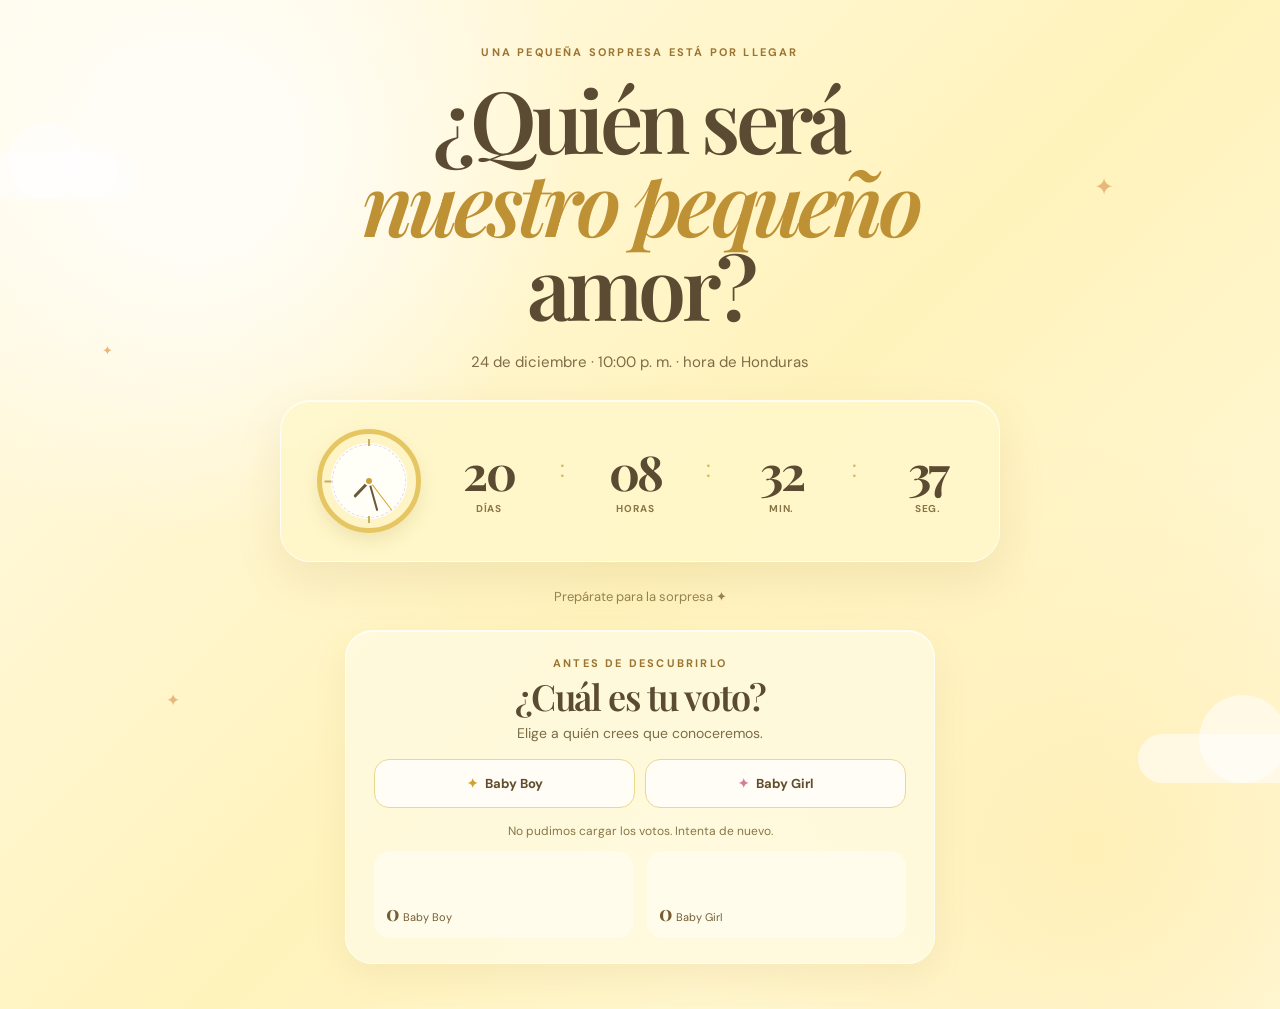
<file: index.html>
<!doctype html>
<html lang="es">
  <head>
    <meta charset="UTF-8" />
    <meta name="viewport" content="width=device-width, initial-scale=1.0" />
    <meta name="theme-color" content="#fff9f4" />
    <meta name="description" content="Una dulce sorpresa está por llegar." />
    <title>Una dulce sorpresa</title>
    <link rel="stylesheet" href="assets/styles.css?v=mobile-counter-v1" />
  </head>
  <body>
    <canvas id="celebration-canvas" aria-hidden="true"></canvas>
    <div class="sky-decoration" aria-hidden="true"><span class="cloud cloud-one"></span><span class="cloud cloud-two"></span><span class="spark spark-one">✦</span><span class="spark spark-two">✦</span><span class="spark spark-three">✦</span></div>
    <main class="reveal-shell" aria-live="polite">
      <p class="eyebrow">Una pequeña sorpresa está por llegar</p>
      <h1 class="hero-title">¿Quién será<br /><em>nuestro pequeño</em><br />amor?</h1>
      <p class="event-note">24 de diciembre · 10:00 p. m. · hora de Honduras</p>
      <section class="countdown-card" aria-label="Cuenta regresiva"><div class="clock" aria-hidden="true"><span class="clock-dot"></span><span class="hand hand-hour"></span><span class="hand hand-minute"></span><span class="hand hand-second"></span><span class="tick t12"></span><span class="tick t3"></span><span class="tick t6"></span><span class="tick t9"></span></div><div class="counter" aria-label="Tiempo restante"><div><strong id="days">00</strong><span>días</span></div><i>:</i><div><strong id="hours">00</strong><span>horas</span></div><i>:</i><div><strong id="minutes">00</strong><span>min.</span></div><i>:</i><div><strong id="seconds">00</strong><span>seg.</span></div></div></section>
      <p class="tiny-note">Prepárate para la sorpresa ✦</p>
      <section class="vote-card" id="vote-section" aria-labelledby="vote-title">
        <p class="eyebrow">Antes de descubrirlo</p>
        <h2 id="vote-title">¿Cuál es tu voto?</h2>
        <p class="vote-intro">Elige a quién crees que conoceremos.</p>
        <div class="vote-buttons">
          <button class="vote-button boy-vote" type="button" data-vote="boy"><span>✦</span> Baby Boy</button>
          <button class="vote-button girl-vote" type="button" data-vote="girl"><span>✦</span> Baby Girl</button>
        </div>
        <p class="vote-status" id="vote-status">Cargando votos…</p>
        <div class="vote-results" id="vote-results" aria-live="polite" hidden>
          <div class="vote-tally boy-tally"><div class="vote-icon-row" id="boy-icons" aria-hidden="true"></div><p><strong id="boy-count">0</strong> <span>Baby Boy</span></p></div>
          <div class="vote-tally girl-tally"><div class="vote-icon-row" id="girl-icons" aria-hidden="true"></div><p><strong id="girl-count">0</strong> <span>Baby Girl</span></p></div>
        </div>
      </section>
    </main>
    <section class="reveal-panel" aria-hidden="true"><div class="reveal-glow"></div><div class="balloon b-one"></div><div class="balloon b-two"></div><div class="balloon b-three"></div><div class="reveal-copy"><p class="eyebrow">La espera terminó</p><h2>Logan José</h2><p>Te esperamos con mucho amor.</p></div></section>
    <script>window.REVEAL_CONFIG={mode:'real',targetTime:'2026-12-25T04:00:00.000Z',result:'boy',title:'Logan José',subtitle:'Te esperamos con mucho amor.'};</script>
    <script>window.VOTE_CONFIG={endpoint:'https://script.google.com/macros/s/AKfycbzG3wJDyvJ7oHPErX0DNwCRhlutBwt7Xx0BfoXmJ38LbPHmCWQFD8IIuujLemhhOkUb/exec'};</script>
    <script src="assets/reveal.js?v=mobile-compact-v1"></script>
  </body>
</html>
</file>
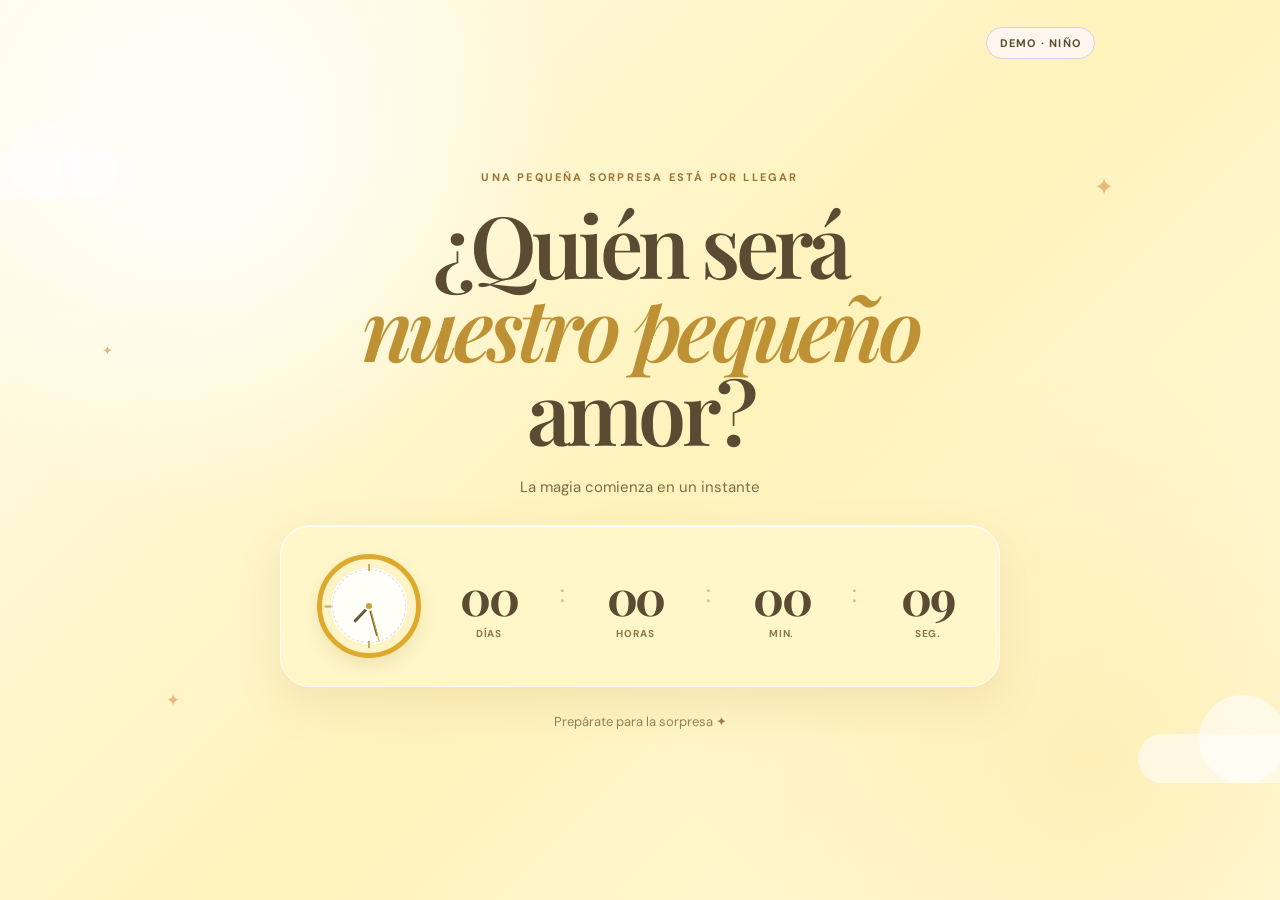
<file: demo-boy/index.html>
<!doctype html>
<html lang="es">
  <head>
    <meta charset="UTF-8" />
    <meta name="viewport" content="width=device-width, initial-scale=1.0" />
    <meta name="theme-color" content="#fff9f4" />
    <meta name="description" content="Demostración de revelación: niño." />
    <title>Una dulce sorpresa · Demo niño</title>
    <link rel="stylesheet" href="../assets/styles.css?v=mobile-counter-v1" />
  </head>
  <body>
    <canvas id="celebration-canvas" aria-hidden="true"></canvas>
    <div class="sky-decoration" aria-hidden="true"><span class="cloud cloud-one"></span><span class="cloud cloud-two"></span><span class="spark spark-one">✦</span><span class="spark spark-two">✦</span><span class="spark spark-three">✦</span></div>
    <main class="reveal-shell" aria-live="polite">
      <div class="demo-badge">Demo · niño</div><p class="eyebrow">Una pequeña sorpresa está por llegar</p>
      <h1 class="hero-title">¿Quién será<br /><em>nuestro pequeño</em><br />amor?</h1><p class="event-note">La magia comienza en un instante</p>
      <section class="countdown-card" aria-label="Cuenta regresiva"><div class="clock" aria-hidden="true"><span class="clock-dot"></span><span class="hand hand-hour"></span><span class="hand hand-minute"></span><span class="hand hand-second"></span><span class="tick t12"></span><span class="tick t3"></span><span class="tick t6"></span><span class="tick t9"></span></div><div class="counter" aria-label="Tiempo restante"><div><strong id="days">00</strong><span>días</span></div><i>:</i><div><strong id="hours">00</strong><span>horas</span></div><i>:</i><div><strong id="minutes">00</strong><span>min.</span></div><i>:</i><div><strong id="seconds">10</strong><span>seg.</span></div></div></section>
      <p class="tiny-note">Prepárate para la sorpresa ✦</p>
    </main>
    <section class="reveal-panel" aria-hidden="true"><div class="reveal-glow"></div><div class="balloon b-one"></div><div class="balloon b-two"></div><div class="balloon b-three"></div><div class="reveal-copy"><p class="eyebrow">La espera terminó</p><h2>Logan José</h2><p>Te esperamos con mucho amor.</p><button class="restart-button" id="restart" type="button">Ver la demo otra vez <span>↻</span></button></div></section>
    <script>window.REVEAL_CONFIG={mode:'demo',demoDurationMs:10000,result:'boy',title:'Logan José',subtitle:'Te esperamos con mucho amor.'};</script>
    <script src="../assets/reveal.js?v=mobile-compact-v1"></script>
  </body>
</html>
</file>
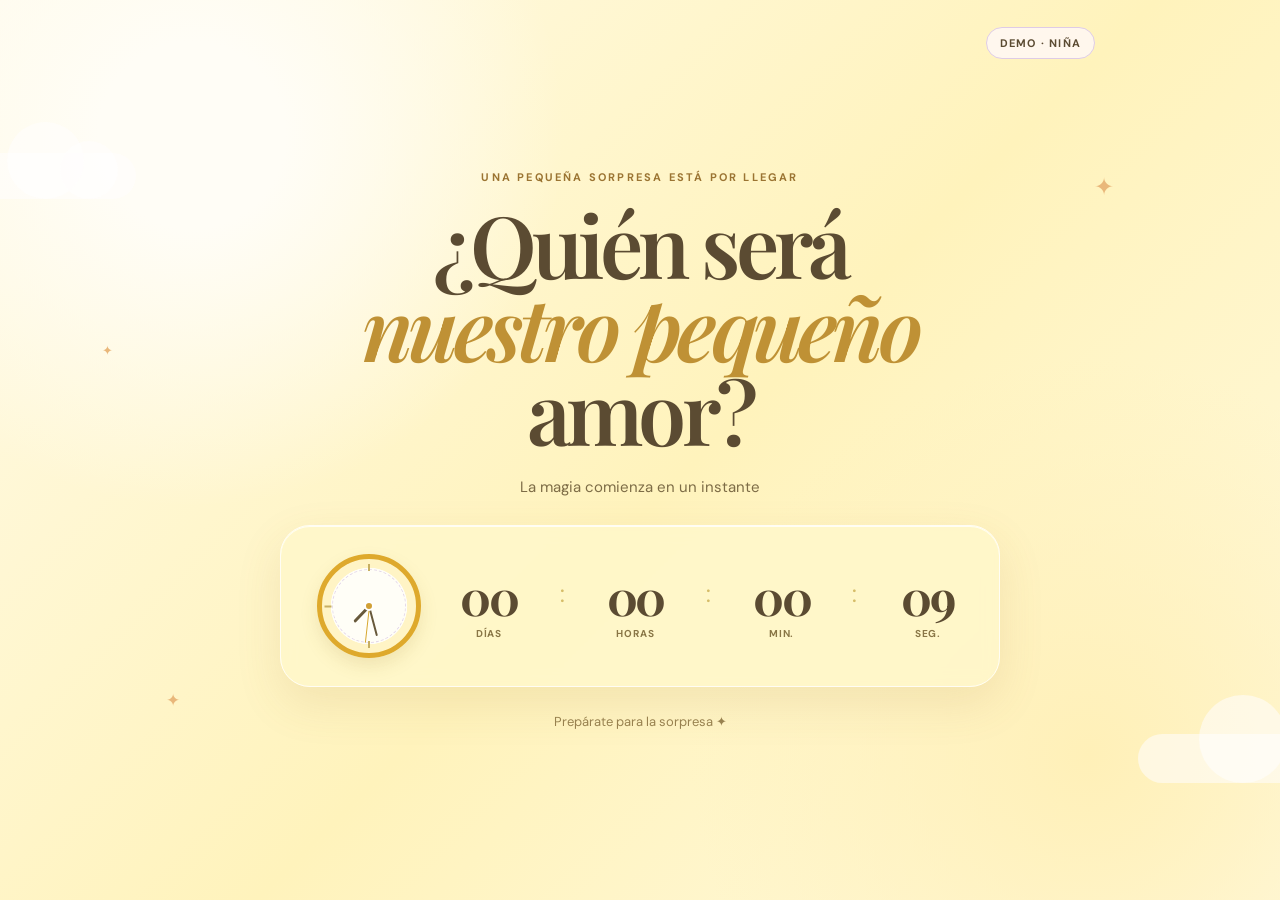
<file: demo-girl/index.html>
<!doctype html>
<html lang="es">
  <head>
    <meta charset="UTF-8" />
    <meta name="viewport" content="width=device-width, initial-scale=1.0" />
    <meta name="theme-color" content="#fff9f4" />
    <meta name="description" content="Demostración de revelación: niña." />
    <title>Una dulce sorpresa · Demo niña</title>
    <link rel="stylesheet" href="../assets/styles.css?v=mobile-counter-v1" />
  </head>
  <body>
    <canvas id="celebration-canvas" aria-hidden="true"></canvas>
    <div class="sky-decoration" aria-hidden="true"><span class="cloud cloud-one"></span><span class="cloud cloud-two"></span><span class="spark spark-one">✦</span><span class="spark spark-two">✦</span><span class="spark spark-three">✦</span></div>
    <main class="reveal-shell" aria-live="polite">
      <div class="demo-badge">Demo · niña</div><p class="eyebrow">Una pequeña sorpresa está por llegar</p>
      <h1 class="hero-title">¿Quién será<br /><em>nuestro pequeño</em><br />amor?</h1><p class="event-note">La magia comienza en un instante</p>
      <section class="countdown-card" aria-label="Cuenta regresiva"><div class="clock" aria-hidden="true"><span class="clock-dot"></span><span class="hand hand-hour"></span><span class="hand hand-minute"></span><span class="hand hand-second"></span><span class="tick t12"></span><span class="tick t3"></span><span class="tick t6"></span><span class="tick t9"></span></div><div class="counter" aria-label="Tiempo restante"><div><strong id="days">00</strong><span>días</span></div><i>:</i><div><strong id="hours">00</strong><span>horas</span></div><i>:</i><div><strong id="minutes">00</strong><span>min.</span></div><i>:</i><div><strong id="seconds">10</strong><span>seg.</span></div></div></section>
      <p class="tiny-note">Prepárate para la sorpresa ✦</p>
    </main>
    <section class="reveal-panel" aria-hidden="true"><div class="reveal-glow"></div><div class="balloon b-one"></div><div class="balloon b-two"></div><div class="balloon b-three"></div><div class="reveal-copy"><p class="eyebrow">La espera terminó</p><h2>Mariana Marvelí</h2><p>Te esperamos con mucho amor.</p><button class="restart-button" id="restart" type="button">Ver la demo otra vez <span>↻</span></button></div></section>
    <script>window.REVEAL_CONFIG={mode:'demo',demoDurationMs:10000,result:'girl',title:'Mariana Marvelí',subtitle:'Te esperamos con mucho amor.'};</script>
    <script src="../assets/reveal.js?v=mobile-compact-v1"></script>
  </body>
</html>
</file>
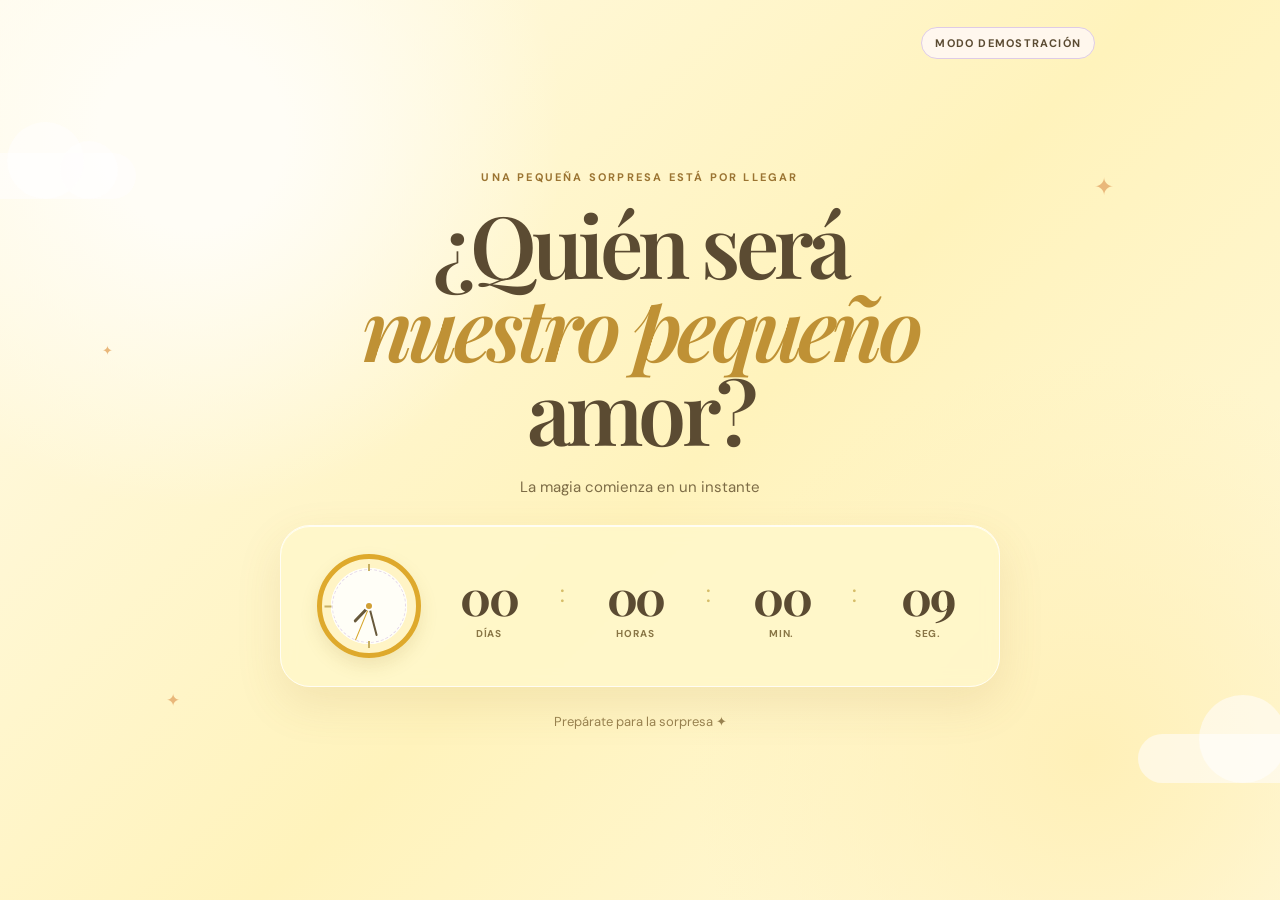
<file: demo/index.html>
<!doctype html>
<html lang="es">
  <head>
    <meta charset="UTF-8" />
    <meta name="viewport" content="width=device-width, initial-scale=1.0" />
    <meta name="theme-color" content="#fff9f4" />
    <meta name="description" content="Demostración de una revelación de bebé." />
    <title>Una dulce sorpresa · Demo</title>
    <link rel="stylesheet" href="../assets/styles.css?v=mobile-counter-v1" />
  </head>
  <body>
    <canvas id="celebration-canvas" aria-hidden="true"></canvas>
    <div class="sky-decoration" aria-hidden="true">
      <span class="cloud cloud-one"></span><span class="cloud cloud-two"></span>
      <span class="spark spark-one">✦</span><span class="spark spark-two">✦</span><span class="spark spark-three">✦</span>
    </div>
    <main class="reveal-shell" aria-live="polite">
      <div class="demo-badge">Modo demostración</div>
      <p class="eyebrow">Una pequeña sorpresa está por llegar</p>
      <h1 class="hero-title">¿Quién será<br /><em>nuestro pequeño</em><br />amor?</h1>
      <p class="event-note">La magia comienza en un instante</p>
      <section class="countdown-card" aria-label="Cuenta regresiva">
        <div class="clock" aria-hidden="true">
          <span class="clock-dot"></span><span class="hand hand-hour"></span><span class="hand hand-minute"></span><span class="hand hand-second"></span>
          <span class="tick t12"></span><span class="tick t3"></span><span class="tick t6"></span><span class="tick t9"></span>
        </div>
        <div class="counter" aria-label="Tiempo restante">
          <div><strong id="days">00</strong><span>días</span></div>
          <i>:</i><div><strong id="hours">00</strong><span>horas</span></div>
          <i>:</i><div><strong id="minutes">00</strong><span>min.</span></div>
          <i>:</i><div><strong id="seconds">10</strong><span>seg.</span></div>
        </div>
      </section>
      <p class="tiny-note">Prepárate para la sorpresa ✦</p>
    </main>
    <section class="reveal-panel" aria-hidden="true">
      <div class="reveal-glow"></div>
      <div class="balloon b-one"></div><div class="balloon b-two"></div><div class="balloon b-three"></div>
      <div class="reveal-copy">
        <p class="eyebrow">La espera terminó</p>
        <h2 id="result-message">Mariana Marvelí</h2>
        <p id="result-subtitle">Te esperamos con mucho amor.</p>
        <button class="restart-button" id="restart" type="button">Ver la demo otra vez <span>↻</span></button>
      </div>
    </section>
    <script>
      window.REVEAL_CONFIG = {
        mode: 'demo',
        demoDurationMs: 10000,
        result: 'girl',
        title: 'Mariana Marvelí',
        subtitle: 'Te esperamos con mucho amor.'
      };
    </script>
    <script src="../assets/reveal.js?v=mobile-compact-v1"></script>
  </body>
</html>
</file>
<file: assets/styles.css>
@import url('https://fonts.googleapis.com/css2?family=DM+Sans:wght@400;500;700&family=Playfair+Display:ital,wght@0,600;0,700;1,600&display=swap');
:root { --ink:#5b4b32; --butter:#fff1a8; --butter-deep:#d5a83d; --paper:#fffdf4; }
* { box-sizing:border-box; }
body { margin:0; min-height:100vh; overflow-x:hidden; color:var(--ink); background:radial-gradient(circle at 15% 15%,#fffdf6 0 7%,transparent 28%),radial-gradient(circle at 85% 84%,#fff0b8 0,transparent 30%),linear-gradient(135deg,#fffbea,#fff3bc 53%,#fff9df); font-family:'DM Sans',sans-serif; }
.reveal-shell { width:min(910px,92vw); min-height:100vh; margin:auto; display:flex; flex-direction:column; align-items:center; justify-content:center; text-align:center; position:relative; z-index:2; padding:45px 0; }
.demo-badge { position:absolute; top:27px; right:0; border:1px solid #decbe6; background:#fff9ffb8; border-radius:999px; padding:8px 13px; font-size:11px; font-weight:700; letter-spacing:.11em; text-transform:uppercase; }
.eyebrow { margin:0 0 18px; color:#9b7432; font-size:11px; font-weight:700; text-transform:uppercase; letter-spacing:.2em; }
.hero-title { margin:0; font-family:'Playfair Display',Georgia,serif; font-size:clamp(44px,7.5vw,86px); font-weight:600; line-height:.97; letter-spacing:-.055em; }
.hero-title em { color:#bf9135; font-weight:600; }
.event-note { margin:25px 0 28px; font-size:15px; color:#7d6c46; }
.countdown-card { width:min(720px,100%); padding:28px 36px; display:flex; align-items:center; gap:33px; border:1px solid #fffdf4; border-radius:30px; background:#fff7cbd9; box-shadow:0 17px 45px #9c7b2c20, inset 0 1px #fffef3; backdrop-filter:blur(8px); }
.clock { flex:none; position:relative; width:104px; height:104px; border:5px solid #e5c662; border-radius:50%; background:radial-gradient(circle,#fffef7 0 57%,#fff4c5 58%); box-shadow:0 8px 17px #9c7b2c27; }
.clock::after { content:''; position:absolute; inset:10px; border:1px dashed #e4d8e9; border-radius:50%; }
.hand { transform-origin:50% 100%; position:absolute; left:calc(50% - 1px); bottom:50%; width:2px; background:#68593b; z-index:2; border-radius:10px; transition:transform .1s linear; }
.hand-second { height:37px; background:#d7a72e; width:1px; left:50%; }.hand-minute { height:31px; }.hand-hour { height:22px; width:3px; left:calc(50% - 1.5px); }
.clock-dot { position:absolute; z-index:3; left:calc(50% - 5px); top:calc(50% - 5px); width:10px; height:10px; border:2px solid white; background:#d1a035; border-radius:50%; }.tick { position:absolute; z-index:1; background:#c7af62; width:2px; height:7px; left:calc(50% - 1px); }.t12 { top:5px }.t6 { bottom:5px }.t3 { right:5px; top:calc(50% - 3px); transform:rotate(90deg) }.t9 { left:5px; top:calc(50% - 3px); transform:rotate(90deg) }
.counter { flex:1; display:flex; justify-content:space-between; align-items:flex-start; text-align:center; }.counter div { min-width:70px; }.counter strong { display:block; font-family:'Playfair Display',serif; font-size:clamp(31px,4.2vw,48px); line-height:1; letter-spacing:-.05em; }.counter span { display:block; margin-top:7px; color:#897646; font-size:10px; font-weight:700; letter-spacing:.08em; text-transform:uppercase; }.counter i { color:#d6bd69; font-size:24px; font-style:normal; padding-top:6px; }.tiny-note { margin:26px 0 0; color:#988250; font-size:13px; }
.vote-card { width:min(590px,100%); margin-top:25px; padding:25px 28px; border:1px solid #fffdf3; border-radius:27px; background:#fffbe7b8; box-shadow:0 13px 35px #9d7d2a17, inset 0 1px #fff; }.vote-card .eyebrow { margin-bottom:8px; }.vote-card h2 { margin:0; font:600 clamp(27px,4vw,36px)/1 'Playfair Display',serif; letter-spacing:-.04em; }.vote-intro { margin:10px 0 17px; color:#7d6c46; font-size:14px; }.vote-buttons { display:grid; grid-template-columns:1fr 1fr; gap:10px; }.vote-button { min-height:49px; padding:11px 12px; border:1px solid #ead88b; border-radius:15px; background:#fffdf5; color:#614d2c; font:700 13px 'DM Sans',sans-serif; cursor:pointer; transition:transform .2s, box-shadow .2s, border-color .2s; }.vote-button:hover:not(:disabled) { transform:translateY(-2px); box-shadow:0 8px 16px #a4822b24; border-color:#cda64a; }.vote-button span { color:#d0a231; margin-right:4px; }.girl-vote span { color:#d77c9e; }.vote-button:disabled { cursor:default; opacity:.68; }.vote-button.is-selected { border-color:#bd9132; background:#fff2b1; opacity:1; }.vote-status { min-height:18px; margin:15px 0 5px; color:#897646; font-size:12px; }.vote-results { display:grid; grid-template-columns:1fr 1fr; gap:14px; margin-top:10px; text-align:left; }.vote-tally { min-width:0; padding:12px; border-radius:16px; background:#fffdf599; }.vote-tally p { margin:8px 0 0; color:#745d34; font-size:11px; }.vote-tally strong { font:700 21px 'Playfair Display',serif; }.vote-icon-row { display:flex; min-height:27px; flex-wrap:wrap; align-items:flex-end; gap:3px; }.vote-icon { display:inline-block; flex:none; width:13px; height:25px; filter:drop-shadow(0 2px 1px #6e542220); }.vote-icon svg { display:block; width:100%; height:100%; }.vote-icon path:first-child { fill:var(--vote-color); }.vote-icon .icon-shine { fill:#fff; opacity:.25; }.more-votes { padding:5px 2px 0 3px; color:#8b7446; font-size:10px; font-weight:700; }.voting-closed { opacity:.78; }
.sky-decoration>* { position:fixed; pointer-events:none; }.cloud { border-radius:999px; background:#fffdfd92; filter:blur(.2px); }.cloud::before,.cloud::after { content:''; position:absolute; border-radius:50%; background:inherit; }.cloud-one { width:170px; height:46px; left:-34px; top:17%; }.cloud-one::before { width:77px; height:77px; left:41px; bottom:0; }.cloud-one::after { width:58px; height:58px; left:94px; bottom:0; }.cloud-two { width:180px; height:49px; right:-38px; bottom:13%; }.cloud-two::before { width:88px; height:88px; right:31px; bottom:0; }.spark { color:#e9b77a; font-size:24px; }.spark-one { top:19%; right:13%; }.spark-two { bottom:21%; left:13%; font-size:17px; }.spark-three { top:38%; left:8%; font-size:13px; }
.final-seconds .countdown-card { animation:pulse 1s ease-in-out infinite; }.final-seconds .clock { border-color:#dea92c; } @keyframes pulse { 50% { transform:scale(1.018); box-shadow:0 12px 38px #d5a32c40; } }
.reveal-panel { position:fixed; inset:0; z-index:5; display:grid; place-items:center; background:linear-gradient(135deg,#ffe6ef,#f8c8dc 47%,#eaa1c6); clip-path:circle(0% at 50% 50%); transition:clip-path 1.25s cubic-bezier(.22,1,.36,1); overflow:hidden; }.revealed .reveal-panel { clip-path:circle(150% at 50% 50%); }.is-boy .reveal-panel { background:linear-gradient(135deg,#e2f4ff,#b9ddfa 47%,#7cbae8); }.reveal-glow { position:absolute; width:min(75vw,680px); aspect-ratio:1; border-radius:50%; background:#ffffff80; filter:blur(24px); }.reveal-copy { position:relative; text-align:center; padding:24px; }.reveal-copy .eyebrow { color:#a34b74; }.is-boy .reveal-copy .eyebrow { color:#316c9b; }.reveal-copy h2 { margin:0; font:600 clamp(58px,11vw,130px)/.9 'Playfair Display',serif; letter-spacing:-.075em; color:#9d3f6f; }.is-boy .reveal-copy h2 { color:#28628e; }.reveal-copy p:not(.eyebrow) { margin:22px 0 32px; font-size:18px; }.restart-button { display:inline-flex; gap:12px; justify-content:center; align-items:center; border:0; border-radius:999px; padding:14px 23px; background:#fffdfc; color:#88526c; font:700 13px 'DM Sans',sans-serif; letter-spacing:.03em; text-decoration:none; box-shadow:0 10px 24px #97507124; cursor:pointer; transition:transform .2s,box-shadow .2s; }.restart-button:hover { transform:translateY(-2px); box-shadow:0 14px 30px #97507136; }.restart-button span { font-size:18px; }.balloon { position:absolute; width:65px; height:80px; border-radius:50% 50% 48% 48%; background:#fff3f7a8; animation:float 4s ease-in-out infinite; }.balloon::after { content:''; position:absolute; left:50%; top:79px; width:1px; height:130px; background:#ffffff96; transform:rotate(5deg); }.b-one { top:14%; left:13%; }.b-two { top:19%; right:16%; width:42px; height:55px; animation-delay:-1.5s; }.b-three { bottom:14%; right:11%; width:74px; height:91px; animation-delay:-2.5s; }.is-boy .balloon { background:#edf8ffb5; } @keyframes float { 50% { transform:translateY(-20px) rotate(3deg); } }
#celebration-canvas { position:fixed; inset:0; z-index:10; pointer-events:none; }.landing { display:grid; place-items:center; }.landing-card { z-index:1; text-align:center; padding:45px 25px; }.landing-card h1 { margin:0; font:600 clamp(50px,8vw,88px)/.94 'Playfair Display',serif; letter-spacing:-.06em; }.landing-card p { margin:25px 0; color:#836f82; }.orb,.star { position:fixed; pointer-events:none; }.orb { border-radius:50%; filter:blur(.2px); }.orb-one { width:320px; height:320px; background:#f5d8e4a8; top:-90px; left:-75px; }.orb-two { width:260px; height:260px; background:#d9eafb; bottom:-80px; right:-50px; }.star { color:#e8b877; font-size:25px; }.s-one { top:22%; right:19%; }.s-two { bottom:23%; left:19%; }
@media (max-width:620px) { .reveal-shell { justify-content:flex-start; padding:54px 0 24px; }.demo-badge { top:16px; right:50%; transform:translateX(50%); }.eyebrow { margin-bottom:11px; font-size:clamp(10px,2.8vw,12px); }.hero-title { font-size:clamp(52px,14.5vw,64px); line-height:.96; }.event-note { margin:15px 0 18px; font-size:clamp(15px,4vw,17px); }.countdown-card { padding:18px 12px 19px; flex-direction:column; gap:12px; border-radius:25px; }.clock { width:88px; height:88px; }.hand-second { height:30px; }.hand-minute { height:26px; }.hand-hour { height:18px; }.counter { width:100%; padding:0 9px; }.counter div { min-width:0; }.counter strong { font-size:clamp(34px,9vw,40px); }.counter i { font-size:21px; }.counter span { font-size:clamp(8px,2.25vw,10px); }.tiny-note { margin:17px 0 0; font-size:14px; }.vote-card { margin-top:17px; padding:19px 17px; }.vote-card .eyebrow { margin-bottom:6px; }.vote-card h2 { font-size:clamp(31px,8vw,38px); }.vote-intro { margin:7px 0 13px; font-size:15px; }.vote-buttons { grid-template-columns:1fr; gap:8px; }.vote-button { min-height:49px; font-size:15px; }.vote-status { min-height:16px; margin:11px 0 4px; font-size:13px; }.vote-results { gap:8px; margin-top:6px; }.vote-tally { padding:9px; }.vote-tally p { margin-top:5px; font-size:12px; }.vote-tally strong { font-size:23px; }.balloon { transform:scale(.75); }.b-one { left:0; }.b-two { right:2%; }.b-three { right:-2%; } }
@media (prefers-reduced-motion:reduce) { *,*::before,*::after { animation-duration:.001ms!important; transition-duration:.001ms!important; } }
</file>
